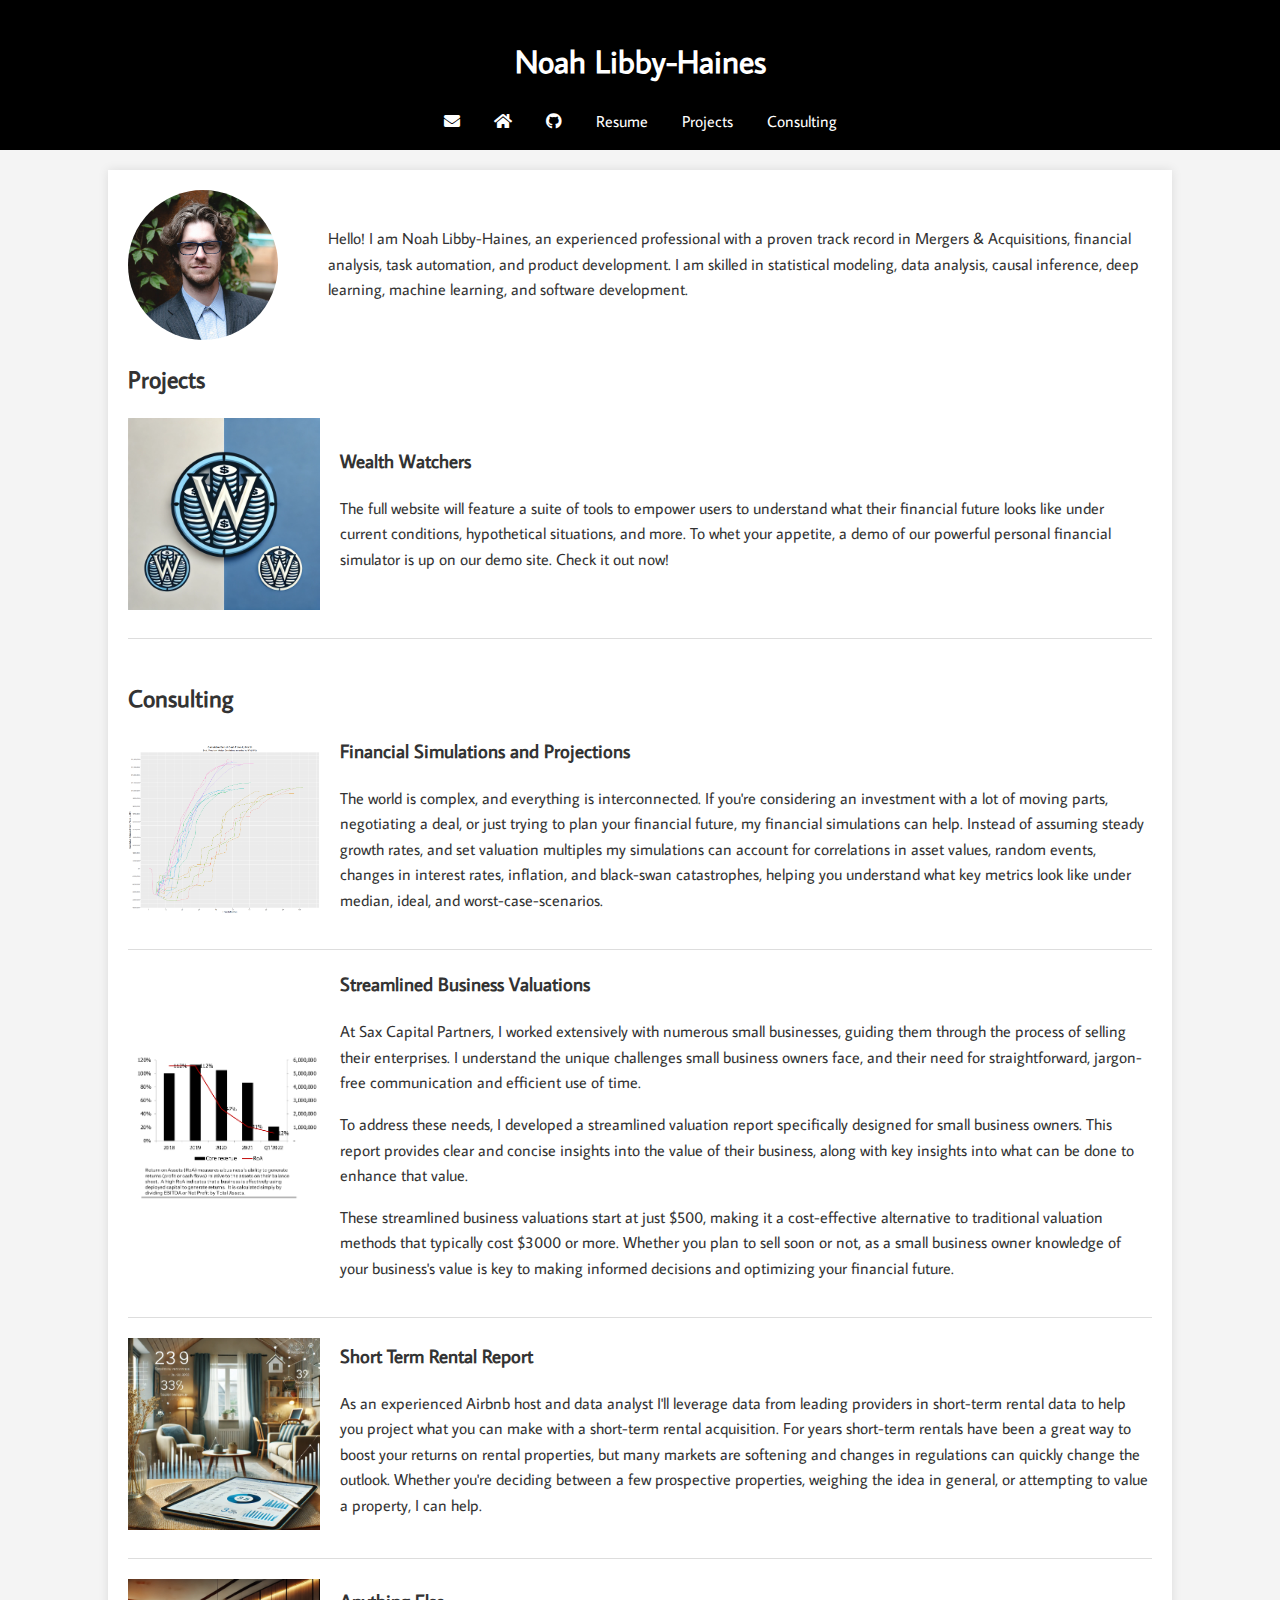
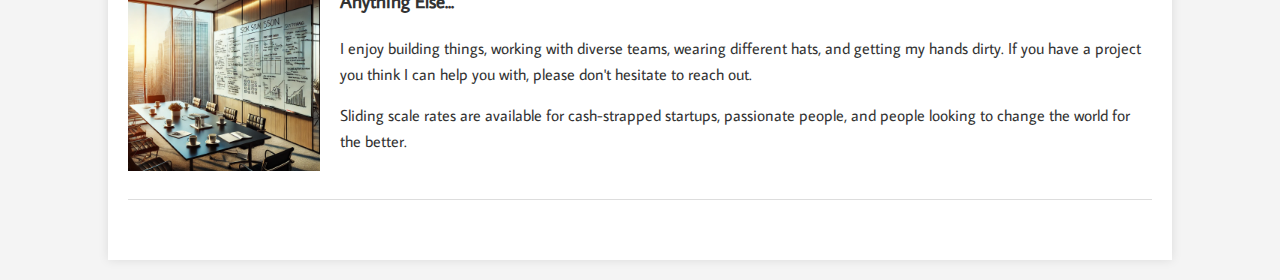
<file: index.html>
<!DOCTYPE html>
<html lang="en">
<head>
    <meta charset="UTF-8">
    <meta name="viewport" content="width=device-width, initial-scale=1.0">
    <title>Meet Noah Libby-Haines</title>
    <link rel="stylesheet" href="https://fonts.googleapis.com/css2?family=Average+Sans:wght@400;700&display=swap">
    <link rel="stylesheet" href="https://cdnjs.cloudflare.com/ajax/libs/font-awesome/5.15.4/css/all.min.css">

    <style>
        .bio {
            display: flex;
            align-items: center;
            margin-bottom: 20px;
        }
        .bio img {
            border-radius: 50%;
            margin-right: 50px;
        }
        .portfolio, .consulting {
            margin-bottom: 40px;
        }
        .portfolio-item, .consulting-item {
            display: flex;
            align-items: center;
            margin-bottom: 20px;
            padding-bottom: 20px;
            border-bottom: 1px solid #ddd;
        }
        .portfolio-item img, .consulting-item img {
            height: auto;
            margin-right: 20px;
            max-width: 15vw; /* 15% of viewport width */
        }
        .portfolio-item-description, .consulting-item-description {
            flex: 1;
        }
        .portfolio-item-description h3, .consulting-item-description h3 {
            margin-top: 0;
        }
    </style>
</head>
<body>

<div id="header"></div>

<div class="container">
    <section class="bio">
        <img src="photos/headshot.jpeg" alt="Noah Libby-Haines" width="150">
        <p>Hello! I am Noah Libby-Haines, an experienced professional with a proven track record in Mergers & Acquisitions, financial analysis, task automation, and product development. I am skilled in statistical modeling, data analysis, causal inference, deep learning, machine learning, and software development.</p>
    </section>

    <section id="portfolio" class="portfolio">
        <h2>Projects</h2>
        <!-- <div class="portfolio-item">
            <a href="photos/pfplot1.png" target="_blank">
                <img id="pfpackage" src="photos/placeholder.png" alt="Simulated Liquid Net Worth (Inflation Adjusted)">
            </a>
            <div class="portfolio-item-description">
                <h3>Personal Finance Package for R</h3>
                <p>A package for simulating personal finance outcomes. Simulations are month-by-month and account for changes in macro-economic factors such as inflation, interest rates, and more. You define your investments, income streams, monthly spending, how much you'd like to invest in the stock market monthly, and how you'd like to allocate your cash between currencies. Users can define targets for key metrics to see how long they will take to reach under different scenarios, or see where those metrics will be at the end of the simulation period. Development is ongoing and suggestions are welcome.</p>
            </div>
        </div> -->
        <div class="portfolio-item">
            <a href="https://demo.wealthwatchers.app" target="_blank">
                <img src="photos/ww-logo.webp" alt="Wealth Watchers">
            </a>
            <div class="portfolio-item-description">
                <h3>Wealth Watchers</h3>
                <p>The full website will feature a suite of tools to empower users to understand what their financial future looks like under current conditions, hypothetical situations, and more.  To whet your appetite, a demo of our powerful personal financial simulator is up on our demo site. Check it out now!</p>
            </div>
        </div>
    </section>

    <section id="consulting" class="consulting">
        <h2>Consulting</h2>
        <div class="consulting-item">
            <a href="photos/plot1.png" target="_blank">
                <img id="random-image" src="photos/placeholder.png" alt="Custom Financial Simulations">
            </a>
            <div class="consulting-item-description">
                <h3>Financial Simulations and Projections</h3>
                <p>The world is complex, and everything is interconnected. If you're considering an investment with a lot of moving parts, negotiating a deal, or just trying to plan your financial future, my financial simulations can help. Instead of assuming steady growth rates, and set valuation multiples my simulations can account for correlations in asset values, random events, changes in interest rates, inflation, and black-swan catastrophes, helping you understand what key metrics look like under median, ideal, and worst-case-scenarios.</p>
            </div>
        </div>
        <div class="consulting-item">
            <a href="photos/bvplot1.png" target="_blank">
                <img id="bvpackage" src="photos/placeholder.png" alt="Streamlined Business Valuations">
            </a>
            <div class="consulting-item-description">
                <h3>Streamlined Business Valuations</h3>
                <p>At Sax Capital Partners, I worked extensively with numerous small businesses, guiding them through the process of selling their enterprises. I understand the unique challenges small business owners face, and their need for straightforward, jargon-free communication and efficient use of time.</p>
                <p>To address these needs, I developed a streamlined valuation report specifically designed for small business owners. This report provides clear and concise insights into the value of their business, along with key insights into what can be done to enhance that value.</p>
                <p>These streamlined business valuations start at just $500, making it a cost-effective alternative to traditional valuation methods that typically cost $3000 or more. Whether you plan to sell soon or not, as a small business owner knowledge of your business's value is key to making informed decisions and optimizing your financial future.</p>
            </div>
        </div>
        
        <div class="consulting-item">
            <a href="photos/str-report.webp" target="_blank">
                <img src="photos/str-report" alt="Short Term Rental Reports">
            </a>
            <div class="consulting-item-description">
                <h3>Short Term Rental Report</h3>
                <p>As an experienced Airbnb host and data analyst I'll leverage data from leading providers in short-term rental data to help you project what you can make with a short-term rental acquisition. For years short-term rentals have been a great way to boost your returns on rental properties, but many markets are softening and changes in regulations can quickly change the outlook. Whether you're deciding between a few prospective properties, weighing the idea in general, or attempting to value a property, I can help.</p>
            </div>
        </div>
        <div class="consulting-item">
            <a href="photos/custom-consulting.webp" target="_blank">
                <img src="photos/custom-consulting.webp" alt="General Consulting">
            </a>
            <div class="consulting-item-description">
                <h3>Anything Else...</h3>
                <p>I enjoy building things, working with diverse teams, wearing different hats, and getting my hands dirty. If you have a project you think I can help you with, please don't hesitate to reach out.</p>
                <p>Sliding scale rates are available for cash-strapped startups, passionate people, and people looking to change the world for the better.</p>
            </div>
        </div>
    </section>

</div>

<script>
    document.addEventListener("DOMContentLoaded", function() {
        const consultingImages = [
            'photos/plot1.png',
            'photos/plot2.png',
            'photos/plot3.png',
            'photos/plot4.png'
        ];
        /*const pfpackageImages = [
            'photos/pfplot1.png',
            'photos/pfplot2.png',
            'photos/pfplot3.png'
        ];*/
        const bvpackageImages = [
            'photos/bvplot1.png',
            'photos/bvplot2.png',
            'photos/bvplot3.png',
            'photos/bvplot4.png',
            'photos/bvplot5.png'

        ];

        function setRandomImage(elementId, images) {
            const randomImage = images[Math.floor(Math.random() * images.length)];
            document.getElementById(elementId).src = randomImage;
            document.getElementById(elementId).parentElement.href = randomImage;
        }

        setRandomImage('random-image', consultingImages);
        //setRandomImage('pfpackage', pfpackageImages);
        setRandomImage('bvpackage', bvpackageImages);


        setInterval(function() {
            setRandomImage('random-image', consultingImages);
            //setRandomImage('pfpackage', pfpackageImages);
            setRandomImage('bvpackage', bvpackageImages);
        }, 60000); // Change images every 60 seconds
    });
</script>

<script>
    document.addEventListener('DOMContentLoaded', function() {
        fetch('header.html')
            .then(response => response.text())
            .then(data => {
                document.getElementById('header').innerHTML = data;
            });
    });
</script>

</body>
</html>
</file>
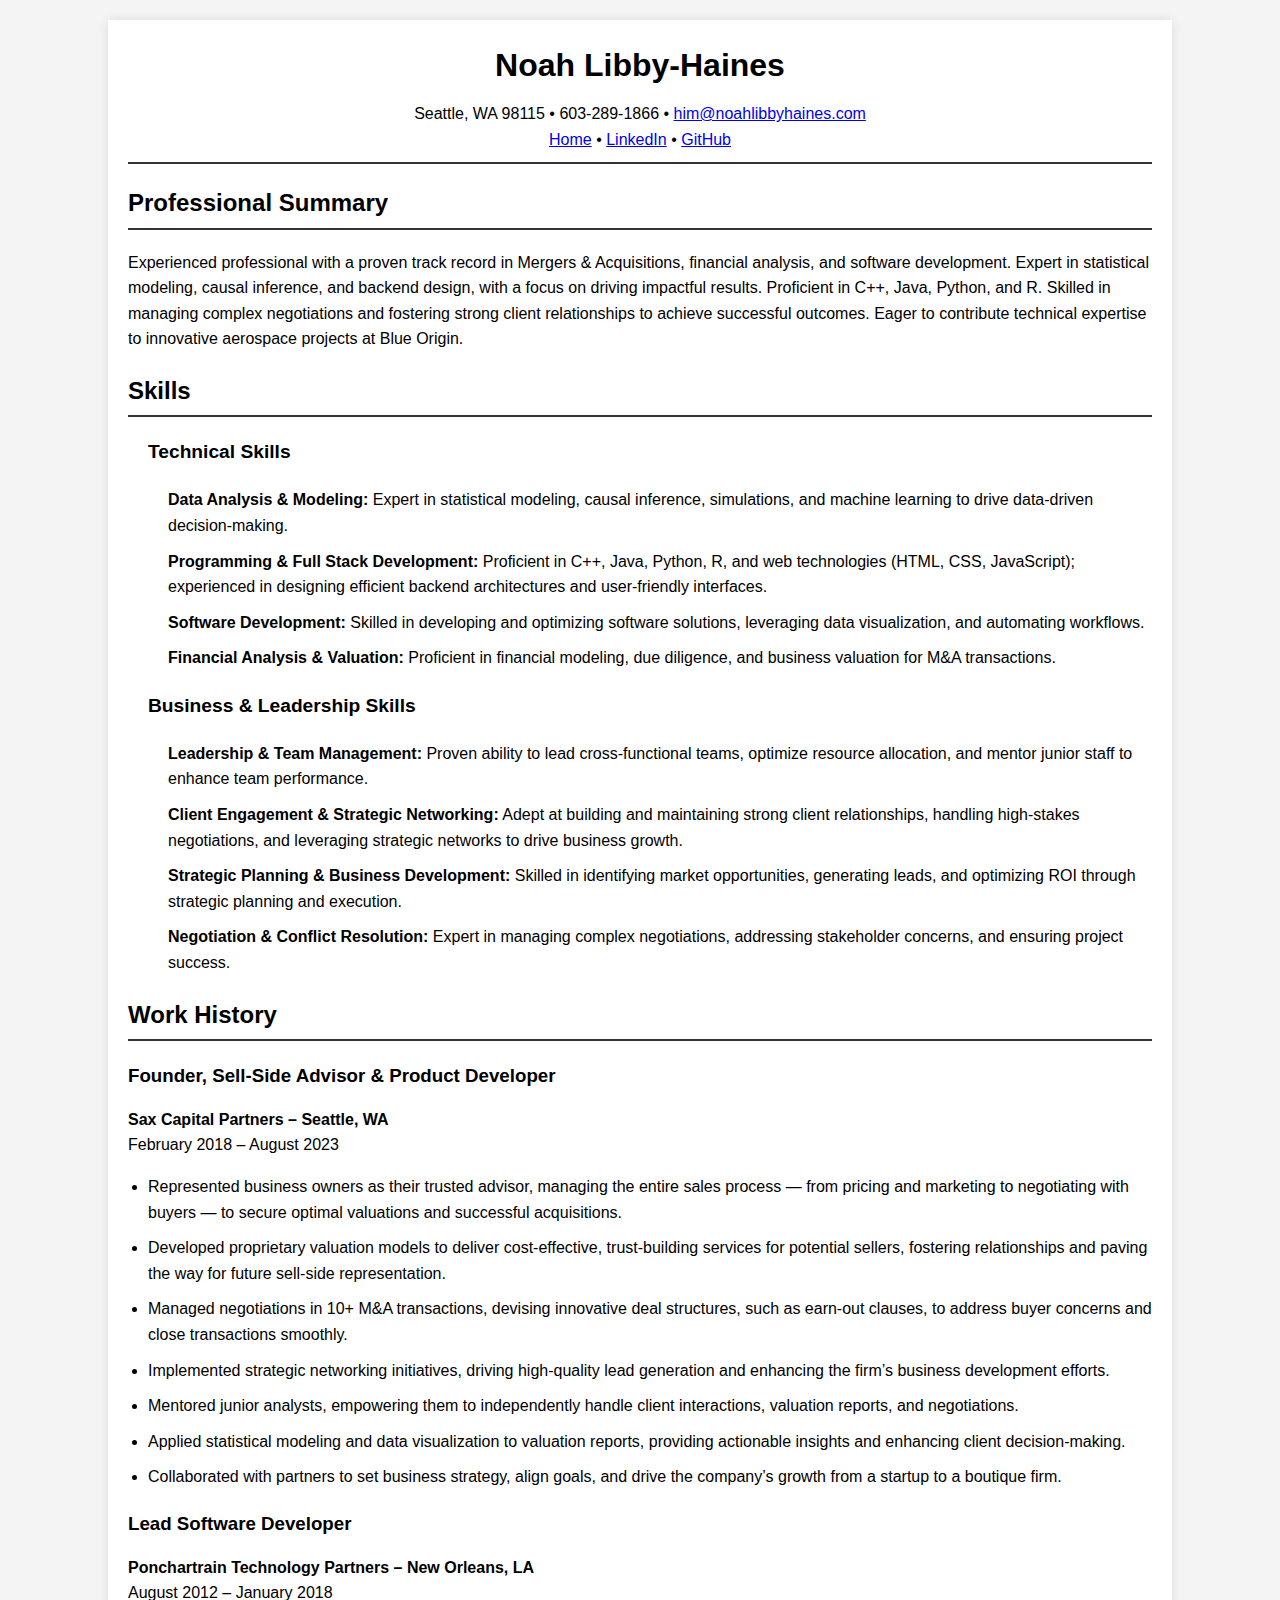
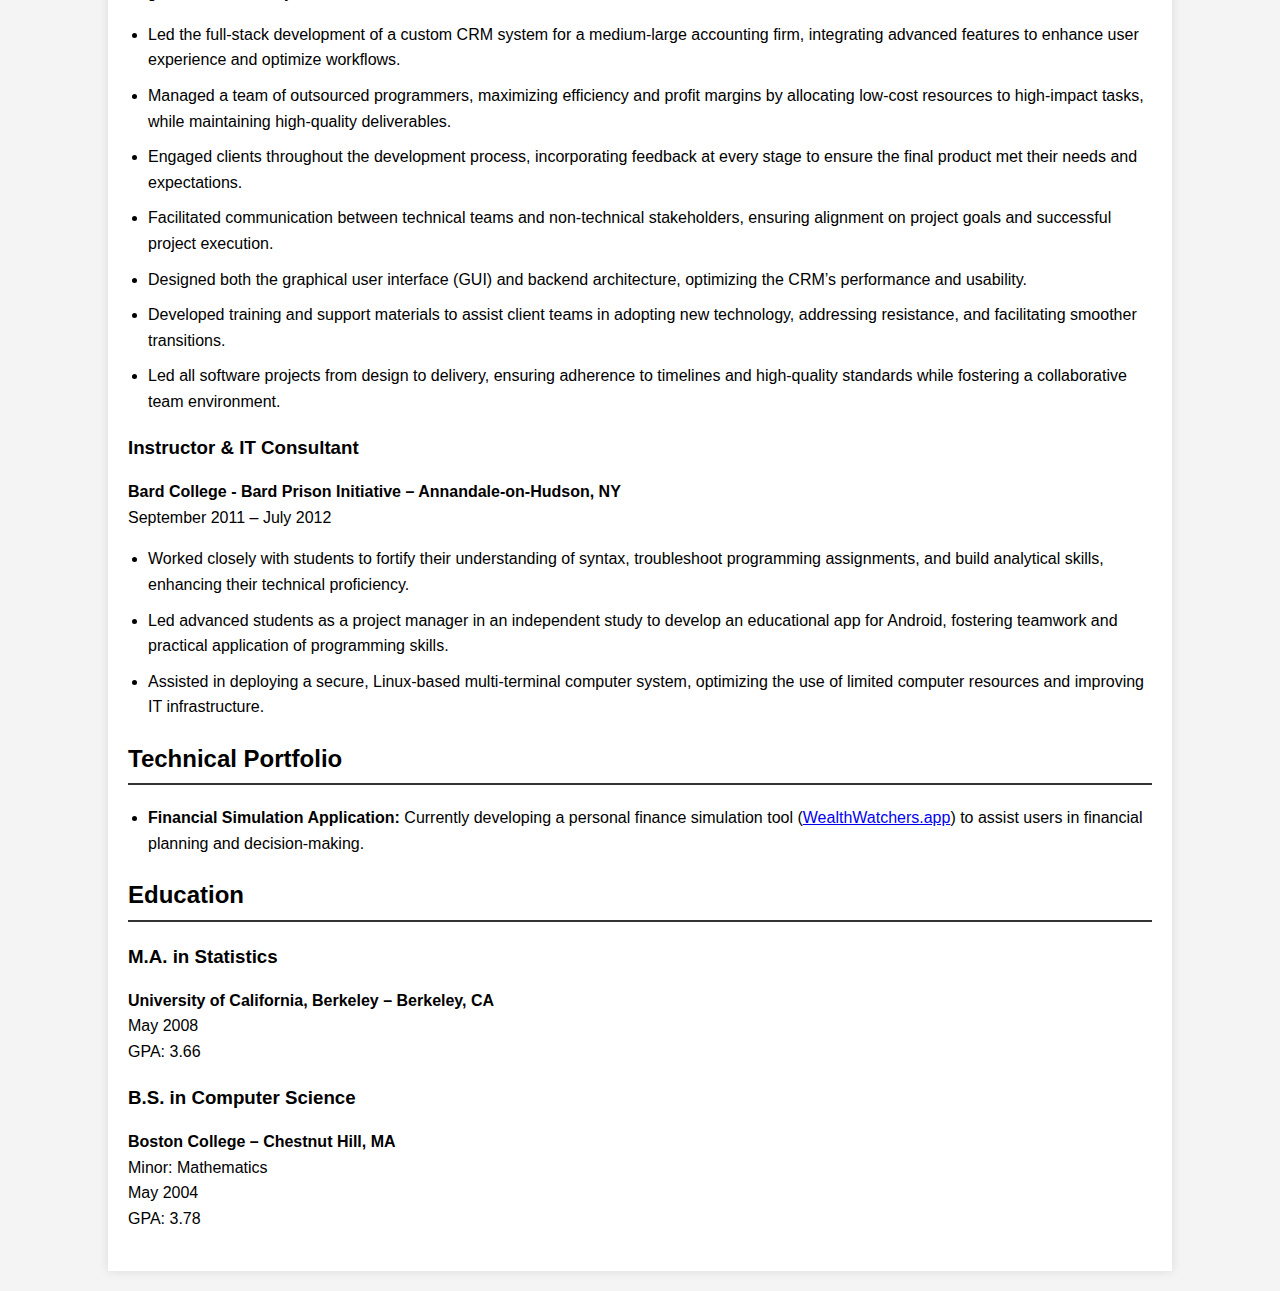
<file: bo-resume.html>
<!-- Resume.html -->

<!DOCTYPE html>
<html lang="en">
<head>
    <meta charset="UTF-8">
    <meta name="viewport" content="width=device-width, initial-scale=1.0">
    <title>Noah Libby-Haines - Resume</title>
    <style>
        body {
            font-family: Arial, sans-serif;
            line-height: 1.6;
            margin: 0;
            padding: 0;
            background-color: #f4f4f4;
        }
        .container {
            width: 80%;
            margin: 20px auto;
            background: #fff;
            padding: 20px;
            box-shadow: 0 0 10px rgba(0, 0, 0, 0.1);
        }
        .header {
            text-align: center;
            border-bottom: 2px solid #333;
            padding-bottom: 10px;
            margin-bottom: 20px;
        }
        .header h1 {
            margin: 0;
        }
        .contact-info {
            margin-top: 10px;
        }
        .section {
            margin-bottom: 20px;
        }
        .section h2 {
            border-bottom: 2px solid #333;
            padding-bottom: 5px;
        }
        .skills ul {
            list-style-type: none;
            padding-left: 0;
            padding-left: 40px; /* Further indentation for items under subsections */

        }
        .skills li {
            margin-bottom: 10px;
        }

        .skills h3 {
            margin-top: 20px;
            font-size: 1.2em;
            margin-left: 20px; /* Indentation for subsection headers */
            color: #000000;
        }

        .work-history ul, .accomplishments ul, .additional-projects ul {
            list-style-type: disc;
            padding-left: 20px;
        }
        .work-history li, .accomplishments li, .additional-projects li {
            margin-bottom: 10px;
        }
        .work-history h3, .education h3 {
            margin-bottom: 5px;
        }
    </style>
</head>
<body>
    <div class="container">
        <!-- Header -->
        <div class="header">
            <h1>Noah Libby-Haines</h1>
            <div class="contact-info">
                Seattle, WA 98115 • 603-289-1866 • <a href="mailto:him@noahlibbyhaines.com">him@noahlibbyhaines.com</a><br>
                <a href="https://nlhaines.github.io/">Home</a> • <a href="https://www.linkedin.com/in/noah-libby-haines-41402850">LinkedIn</a> • <a href="https://github.com/nlhaines/">GitHub</a>
            </div>
        </div>

        <!-- Professional Summary -->
        <div class="section">
            <h2>Professional Summary</h2>
            <p>
                Experienced professional with a proven track record in Mergers & Acquisitions, financial analysis, and software development. Expert in statistical modeling, causal inference, and backend design, with a focus on driving impactful results. Proficient in C++, Java, Python, and R. Skilled in managing complex negotiations and fostering strong client relationships to achieve successful outcomes. Eager to contribute technical expertise to innovative aerospace projects at Blue Origin.
            </p>
        </div>


        <div class="section skills">
            <h2>Skills</h2>
        
            <!-- Technical Skills Section -->
            <h3>Technical Skills</h3>
            <ul>
                <li><strong>Data Analysis & Modeling:</strong> Expert in statistical modeling, causal inference, simulations, and machine learning to drive data-driven decision-making.</li>
                <li><strong>Programming & Full Stack Development:</strong> Proficient in C++, Java, Python, R, and web technologies (HTML, CSS, JavaScript); experienced in designing efficient backend architectures and user-friendly interfaces.</li>
                <li><strong>Software Development:</strong> Skilled in developing and optimizing software solutions, leveraging data visualization, and automating workflows.</li>
                <li><strong>Financial Analysis & Valuation:</strong> Proficient in financial modeling, due diligence, and business valuation for M&A transactions.</li>
            </ul>
        
            <!-- Business & Leadership Skills Section -->
            <h3>Business & Leadership Skills</h3>
            <ul>
                <li><strong>Leadership & Team Management:</strong> Proven ability to lead cross-functional teams, optimize resource allocation, and mentor junior staff to enhance team performance.</li>
                <li><strong>Client Engagement & Strategic Networking:</strong> Adept at building and maintaining strong client relationships, handling high-stakes negotiations, and leveraging strategic networks to drive business growth.</li>
                <li><strong>Strategic Planning & Business Development:</strong> Skilled in identifying market opportunities, generating leads, and optimizing ROI through strategic planning and execution.</li>
                <li><strong>Negotiation & Conflict Resolution:</strong> Expert in managing complex negotiations, addressing stakeholder concerns, and ensuring project success.</li>
            </ul>
        </div>

        <!-- Work History -->
        <div class="section work-history">
            <h2>Work History</h2>
            <!-- Sax Capital Partners -->
            <div>
                <h3>Founder, Sell-Side Advisor & Product Developer</h3>
                <p><strong>Sax Capital Partners – Seattle, WA</strong><br>February 2018 – August 2023</p>
                <ul>
                    <li>Represented business owners as their trusted advisor, managing the entire sales process — from pricing and marketing to negotiating with buyers — to secure optimal valuations and successful acquisitions.</li>
                    <li>Developed proprietary valuation models to deliver cost-effective, trust-building services for potential sellers, fostering relationships and paving the way for future sell-side representation.</li>
                    <li>Managed negotiations in 10+ M&A transactions, devising innovative deal structures, such as earn-out clauses, to address buyer concerns and close transactions smoothly.</li>
                    <li>Implemented strategic networking initiatives, driving high-quality lead generation and enhancing the firm’s business development efforts.</li>
                    <li>Mentored junior analysts, empowering them to independently handle client interactions, valuation reports, and negotiations.</li>
                    <li>Applied statistical modeling and data visualization to valuation reports, providing actionable insights and enhancing client decision-making.</li>
                    <li>Collaborated with partners to set business strategy, align goals, and drive the company’s growth from a startup to a boutique firm.</li>
                </ul>    

            </div>
            <!-- Ponchartrain Technology Partners -->
            <div>
                <h3>Lead Software Developer</h3>
                <p><strong>Ponchartrain Technology Partners – New Orleans, LA</strong><br>August 2012 – January 2018</p>
                <ul>
                    <li>Led the full-stack development of a custom CRM system for a medium-large accounting firm, integrating advanced features to enhance user experience and optimize workflows.</li>
                    <li>Managed a team of outsourced programmers, maximizing efficiency and profit margins by allocating low-cost resources to high-impact tasks, while maintaining high-quality deliverables.</li>
                    <li>Engaged clients throughout the development process, incorporating feedback at every stage to ensure the final product met their needs and expectations.</li>
                    <li>Facilitated communication between technical teams and non-technical stakeholders, ensuring alignment on project goals and successful project execution.</li>
                    <li>Designed both the graphical user interface (GUI) and backend architecture, optimizing the CRM’s performance and usability.</li>
                    <li>Developed training and support materials to assist client teams in adopting new technology, addressing resistance, and facilitating smoother transitions.</li>
                    <li>Led all software projects from design to delivery, ensuring adherence to timelines and high-quality standards while fostering a collaborative team environment.</li>
                </ul>
            </div>
            <!-- Bard College -->
            <div>
                <h3>Instructor & IT Consultant</h3>
                <p><strong>Bard College - Bard Prison Initiative – Annandale-on-Hudson, NY</strong><br>September 2011 – July 2012</p>
                <ul>
                    <li>Worked closely with students to fortify their understanding of syntax, troubleshoot programming assignments, and build analytical skills, enhancing their technical proficiency.</li>
                    <li>Led advanced students as a project manager in an independent study to develop an educational app for Android, fostering teamwork and practical application of programming skills.</li>
                    <li>Assisted in deploying a secure, Linux-based multi-terminal computer system, optimizing the use of limited computer resources and improving IT infrastructure.</li>
                </ul>
            </div>
        </div>

        <!-- Additional Technical Projects -->
        <div class="section additional-projects">
            <h2>Technical Portfolio</h2>
            <ul>
                <li><strong>Financial Simulation Application:</strong> Currently developing a personal finance simulation tool (<a href="http://www.wealthwatchers.app">WealthWatchers.app</a>) to assist users in financial planning and decision-making.</li>
            </ul>
        </div>

        <!-- Education Section -->
        <div class="section education">
            <h2>Education</h2>
            <div>
                <h3>M.A. in Statistics</h3>
                <p><strong>University of California, Berkeley – Berkeley, CA</strong><br>May 2008<br>GPA: 3.66</p>
            </div>
            <div>
                <h3>B.S. in Computer Science</h3>
                <p><strong>Boston College – Chestnut Hill, MA</strong><br>Minor: Mathematics<br>May 2004<br>GPA: 3.78</p>
            </div>
        </div>

        <!-- Accomplishments -->
        <!--<div class="section accomplishments">
            <h2>Accomplishments</h2>
            <ul>
                <li>Successfully led and completed over 10 sell-side M&A transactions, contributing to significant firm growth.</li>
                <li>Developed and implemented advanced valuation models to shorten the sales cycle and help the firm close transactions more efficiently.</li>
                <li>Directed the design and development of a custom CRM system.</li>
                <li>Managed a team of programmers to deliver high-quality software projects on time, increasing client satisfaction and project efficiency.</li>
                <li>Assisted in deploying a secure, Linux-based multi-terminal computer system, optimizing resource use and improving IT infrastructure.</li>
                <li>Guided advanced students in the development of an educational app for Android, providing hands-on learning and practical software development experience.</li>
            </ul>
        </div>-->
    </div>
</body>
</html>
</file>
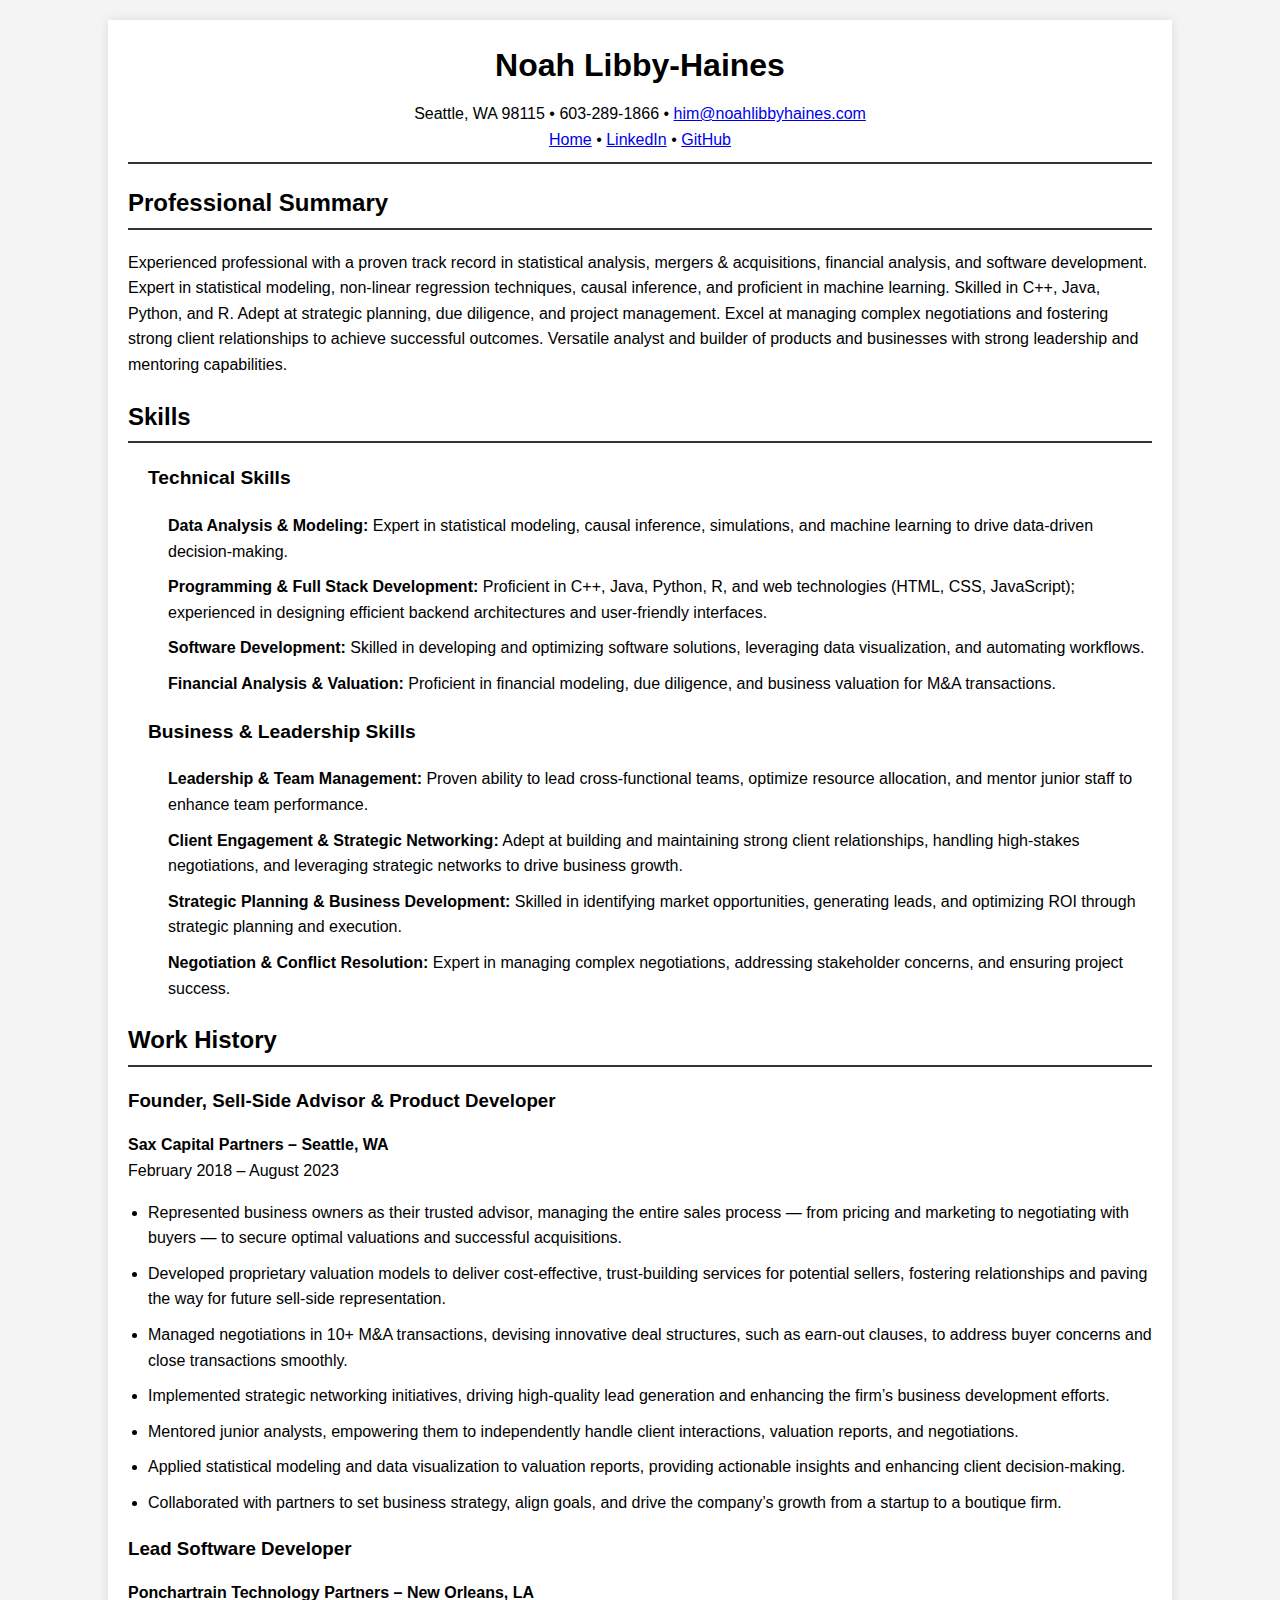
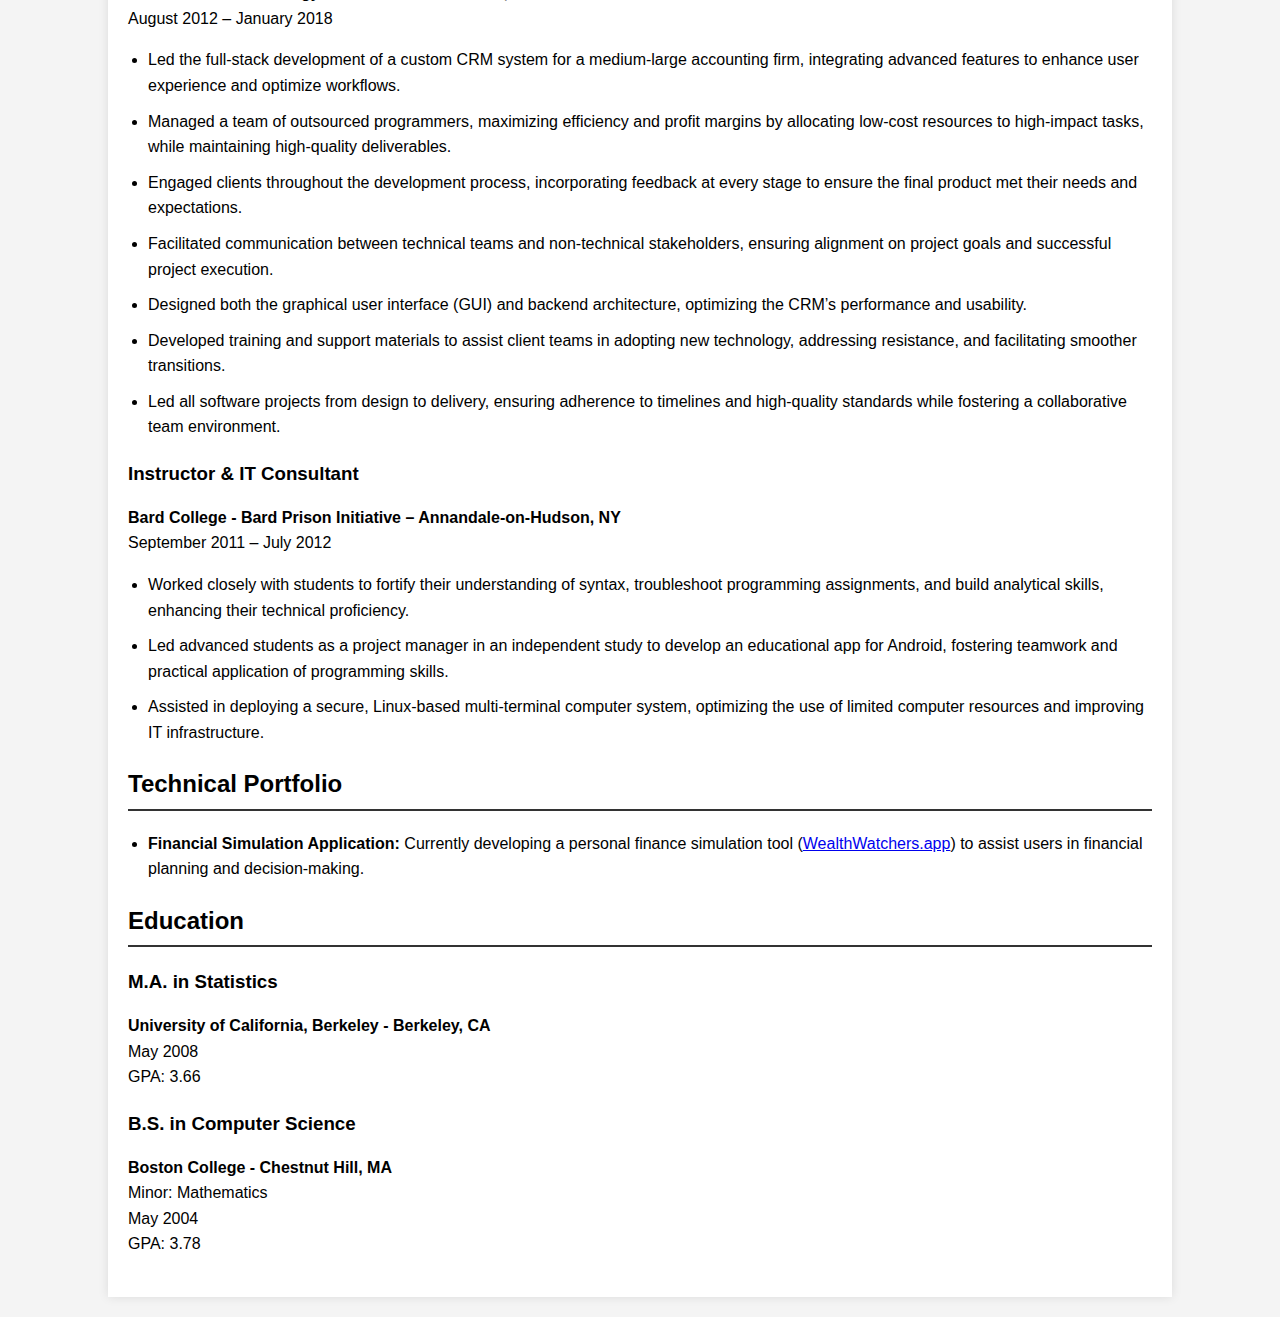
<file: resume.html>
<!DOCTYPE html>
<html lang="en">
<head>
    <meta charset="UTF-8">
    <meta name="viewport" content="width=device-width, initial-scale=1.0">
    <title>Noah Libby-Haines - Resume</title>
    <style>
        body {
            font-family: Arial, sans-serif;
            line-height: 1.6;
            margin: 0;
            padding: 0;
            background-color: #f4f4f4;
        }
        .container {
            width: 80%;
            margin: 20px auto;
            background: #fff;
            padding: 20px;
            box-shadow: 0 0 10px rgba(0, 0, 0, 0.1);
        }
        .header {
            text-align: center;
            border-bottom: 2px solid #333;
            padding-bottom: 10px;
            margin-bottom: 20px;
        }
        .header h1 {
            margin: 0;
        }
        .contact-info {
            margin-top: 10px;
        }
        .section {
            margin-bottom: 20px;
        }
        .section h2 {
            border-bottom: 2px solid #333;
            padding-bottom: 5px;
        }
        .skills ul {
            list-style-type: none;
            padding-left: 0;
            padding-left: 40px; /* Further indentation for items under subsections */

        }
        .skills li {
            margin-bottom: 10px;
        }

        .skills h3 {
            margin-top: 20px;
            font-size: 1.2em;
            margin-left: 20px; /* Indentation for subsection headers */
            color: #000000;
        }

        .work-history ul, .accomplishments ul, .additional-projects ul {
            list-style-type: disc;
            padding-left: 20px;
        }
        .work-history li, .accomplishments li, .additional-projects li {
            margin-bottom: 10px;
        }
        .work-history h3, .education h3 {
            margin-bottom: 5px;
        }
    </style>
</head>
<body>
    <div class="container">
        <div class="header">
            <h1>Noah Libby-Haines</h1>
            <div class="contact-info">
                Seattle, WA 98115 • 603-289-1866 • <a href="mailto:him@noahlibbyhaines.com">him@noahlibbyhaines.com</a><br>
                <a href="https://nlhaines.github.io/">Home</a> • <a href="https://www.linkedin.com/in/noah-libby-haines-41402850">LinkedIn</a> • <a href="https://github.com/nlhaines/">GitHub</a> 
            </div>
        </div>

        <div class="section">
            <h2>Professional Summary</h2>
            <p>Experienced professional with a proven track record in statistical analysis, mergers & acquisitions, financial analysis, and software development. Expert in statistical modeling, non-linear regression techniques, causal inference, and proficient in machine learning. Skilled in C++, Java, Python, and R. Adept at strategic planning, due diligence, and project management. Excel at managing complex negotiations and fostering strong client relationships to achieve successful outcomes. Versatile analyst and builder of products and businesses with strong leadership and mentoring capabilities.</p>
        </div>

        <div class="section skills">
            <h2>Skills</h2>
        
            <!-- Technical Skills Section -->
            <h3>Technical Skills</h3>
            <ul>
                <li><strong>Data Analysis & Modeling:</strong> Expert in statistical modeling, causal inference, simulations, and machine learning to drive data-driven decision-making.</li>
                <li><strong>Programming & Full Stack Development:</strong> Proficient in C++, Java, Python, R, and web technologies (HTML, CSS, JavaScript); experienced in designing efficient backend architectures and user-friendly interfaces.</li>
                <li><strong>Software Development:</strong> Skilled in developing and optimizing software solutions, leveraging data visualization, and automating workflows.</li>
                <li><strong>Financial Analysis & Valuation:</strong> Proficient in financial modeling, due diligence, and business valuation for M&A transactions.</li>
            </ul>
        
            <!-- Business & Leadership Skills Section -->
            <h3>Business & Leadership Skills</h3>
            <ul>
                <li><strong>Leadership & Team Management:</strong> Proven ability to lead cross-functional teams, optimize resource allocation, and mentor junior staff to enhance team performance.</li>
                <li><strong>Client Engagement & Strategic Networking:</strong> Adept at building and maintaining strong client relationships, handling high-stakes negotiations, and leveraging strategic networks to drive business growth.</li>
                <li><strong>Strategic Planning & Business Development:</strong> Skilled in identifying market opportunities, generating leads, and optimizing ROI through strategic planning and execution.</li>
                <li><strong>Negotiation & Conflict Resolution:</strong> Expert in managing complex negotiations, addressing stakeholder concerns, and ensuring project success.</li>
            </ul>
        </div>



        <div class="section work-history">
            <h2>Work History</h2>
            <div>
                <h3>Founder, Sell-Side Advisor & Product Developer</h3>
                <p><strong>Sax Capital Partners – Seattle, WA</strong><br>February 2018 – August 2023</p>
                <ul>
                    <li>Represented business owners as their trusted advisor, managing the entire sales process — from pricing and marketing to negotiating with buyers — to secure optimal valuations and successful acquisitions.</li>
                    <li>Developed proprietary valuation models to deliver cost-effective, trust-building services for potential sellers, fostering relationships and paving the way for future sell-side representation.</li>
                    <li>Managed negotiations in 10+ M&A transactions, devising innovative deal structures, such as earn-out clauses, to address buyer concerns and close transactions smoothly.</li>
                    <li>Implemented strategic networking initiatives, driving high-quality lead generation and enhancing the firm’s business development efforts.</li>
                    <li>Mentored junior analysts, empowering them to independently handle client interactions, valuation reports, and negotiations.</li>
                    <li>Applied statistical modeling and data visualization to valuation reports, providing actionable insights and enhancing client decision-making.</li>
                    <li>Collaborated with partners to set business strategy, align goals, and drive the company’s growth from a startup to a boutique firm.</li>
                </ul>               
            </div>
            <div>
                <h3>Lead Software Developer</h3>
                <p><strong>Ponchartrain Technology Partners – New Orleans, LA</strong><br>August 2012 – January 2018</p>
                <ul>
                    <li>Led the full-stack development of a custom CRM system for a medium-large accounting firm, integrating advanced features to enhance user experience and optimize workflows.</li>
                    <li>Managed a team of outsourced programmers, maximizing efficiency and profit margins by allocating low-cost resources to high-impact tasks, while maintaining high-quality deliverables.</li>
                    <li>Engaged clients throughout the development process, incorporating feedback at every stage to ensure the final product met their needs and expectations.</li>
                    <li>Facilitated communication between technical teams and non-technical stakeholders, ensuring alignment on project goals and successful project execution.</li>
                    <li>Designed both the graphical user interface (GUI) and backend architecture, optimizing the CRM’s performance and usability.</li>
                    <li>Developed training and support materials to assist client teams in adopting new technology, addressing resistance, and facilitating smoother transitions.</li>
                    <li>Led all software projects from design to delivery, ensuring adherence to timelines and high-quality standards while fostering a collaborative team environment.</li>
                </ul>
            </div>
            <div>
                <h3>Instructor & IT Consultant</h3>
                <p><strong>Bard College - Bard Prison Initiative – Annandale-on-Hudson, NY</strong><br>September 2011 – July 2012</p>
                <ul>
                    <li>Worked closely with students to fortify their understanding of syntax, troubleshoot programming assignments, and build analytical skills, enhancing their technical proficiency.</li>
                    <li>Led advanced students as a project manager in an independent study to develop an educational app for Android, fostering teamwork and practical application of programming skills.</li>
                    <li>Assisted in deploying a secure, Linux-based multi-terminal computer system, optimizing the use of limited computer resources and improving IT infrastructure.</li>
                </ul>
            </div>
        </div>

        <!-- Additional Technical Projects -->
        <div class="section additional-projects">
            <h2>Technical Portfolio</h2>
            <ul>
                <li><strong>Financial Simulation Application:</strong> Currently developing a personal finance simulation tool (<a href="http://www.wealthwatchers.app">WealthWatchers.app</a>) to assist users in financial planning and decision-making.</li>
            </ul>
        </div>


        <div class="section education">
            <h2>Education</h2>
            <div>
                <h3>M.A. in Statistics</h3>
                <p><strong>University of California, Berkeley - Berkeley, CA</strong><br>May 2008<br>GPA: 3.66</p>
            </div>
            <div>
                <h3>B.S. in Computer Science</h3>
                <p><strong>Boston College - Chestnut Hill, MA</strong><br>Minor: Mathematics<br>May 2004<br>GPA: 3.78</p>
            </div>
        </div>

        <!--<div class="section accomplishments">
            <h2>Accomplishments</h2>
            <ul>
                <li>Successfully led and completed over 10 sell-side M&A transactions, contributing to significant firm growth.</li>
                <li>Developed and implemented advanced valuation models to shorten the sales cycle and help the firm close transactions more efficiently.</li>
                <li>Directed the design and development of a custom CRM system.</li>
                <li>Managed a team of programmers to deliver high-quality software projects on time, increasing client satisfaction and project efficiency.</li>
                <li>Assisted in deploying a secure, Linux-based multi-terminal computer system, optimizing resource use and improving IT infrastructure.</li>
                <li>Guided advanced students in the development of an educational app for Android, providing hands-on learning and practical software development experience.</li>
            </ul>
        </div>-->
    </div>
</body>
</html>
</file>
